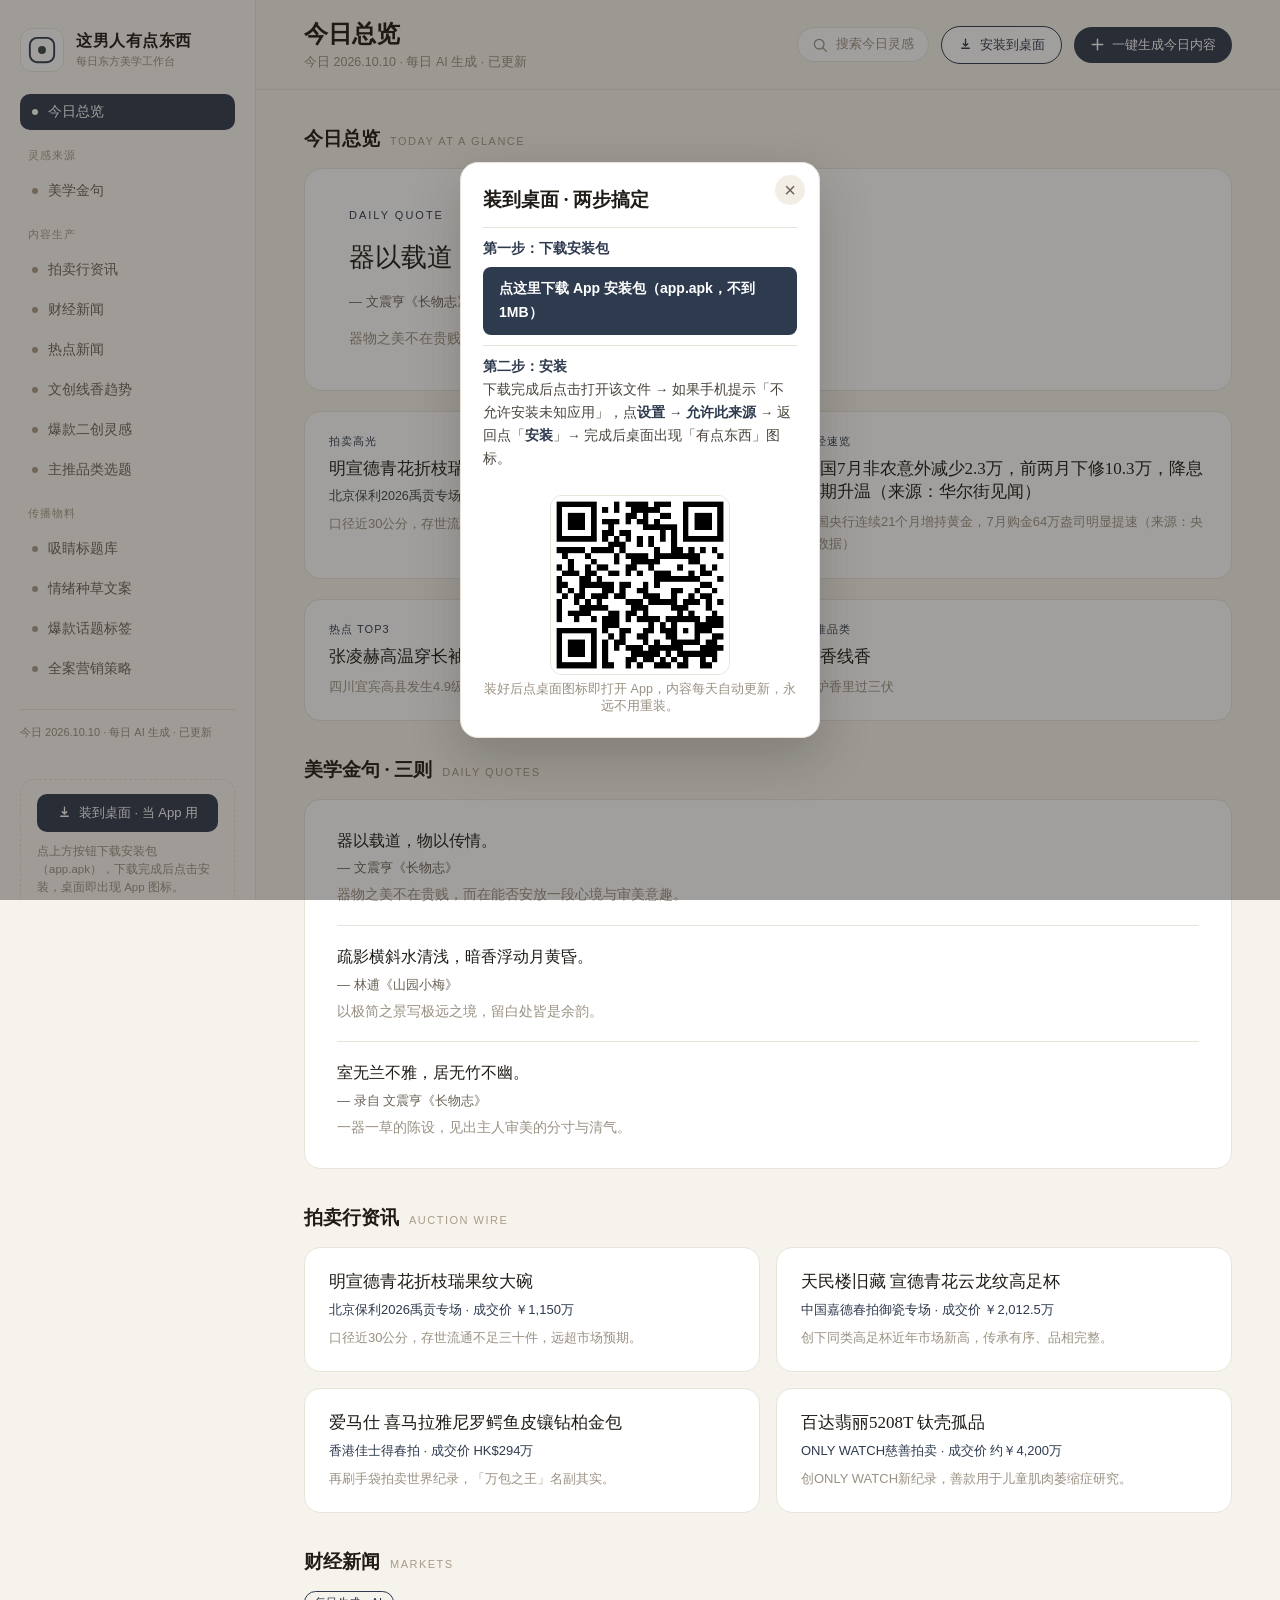
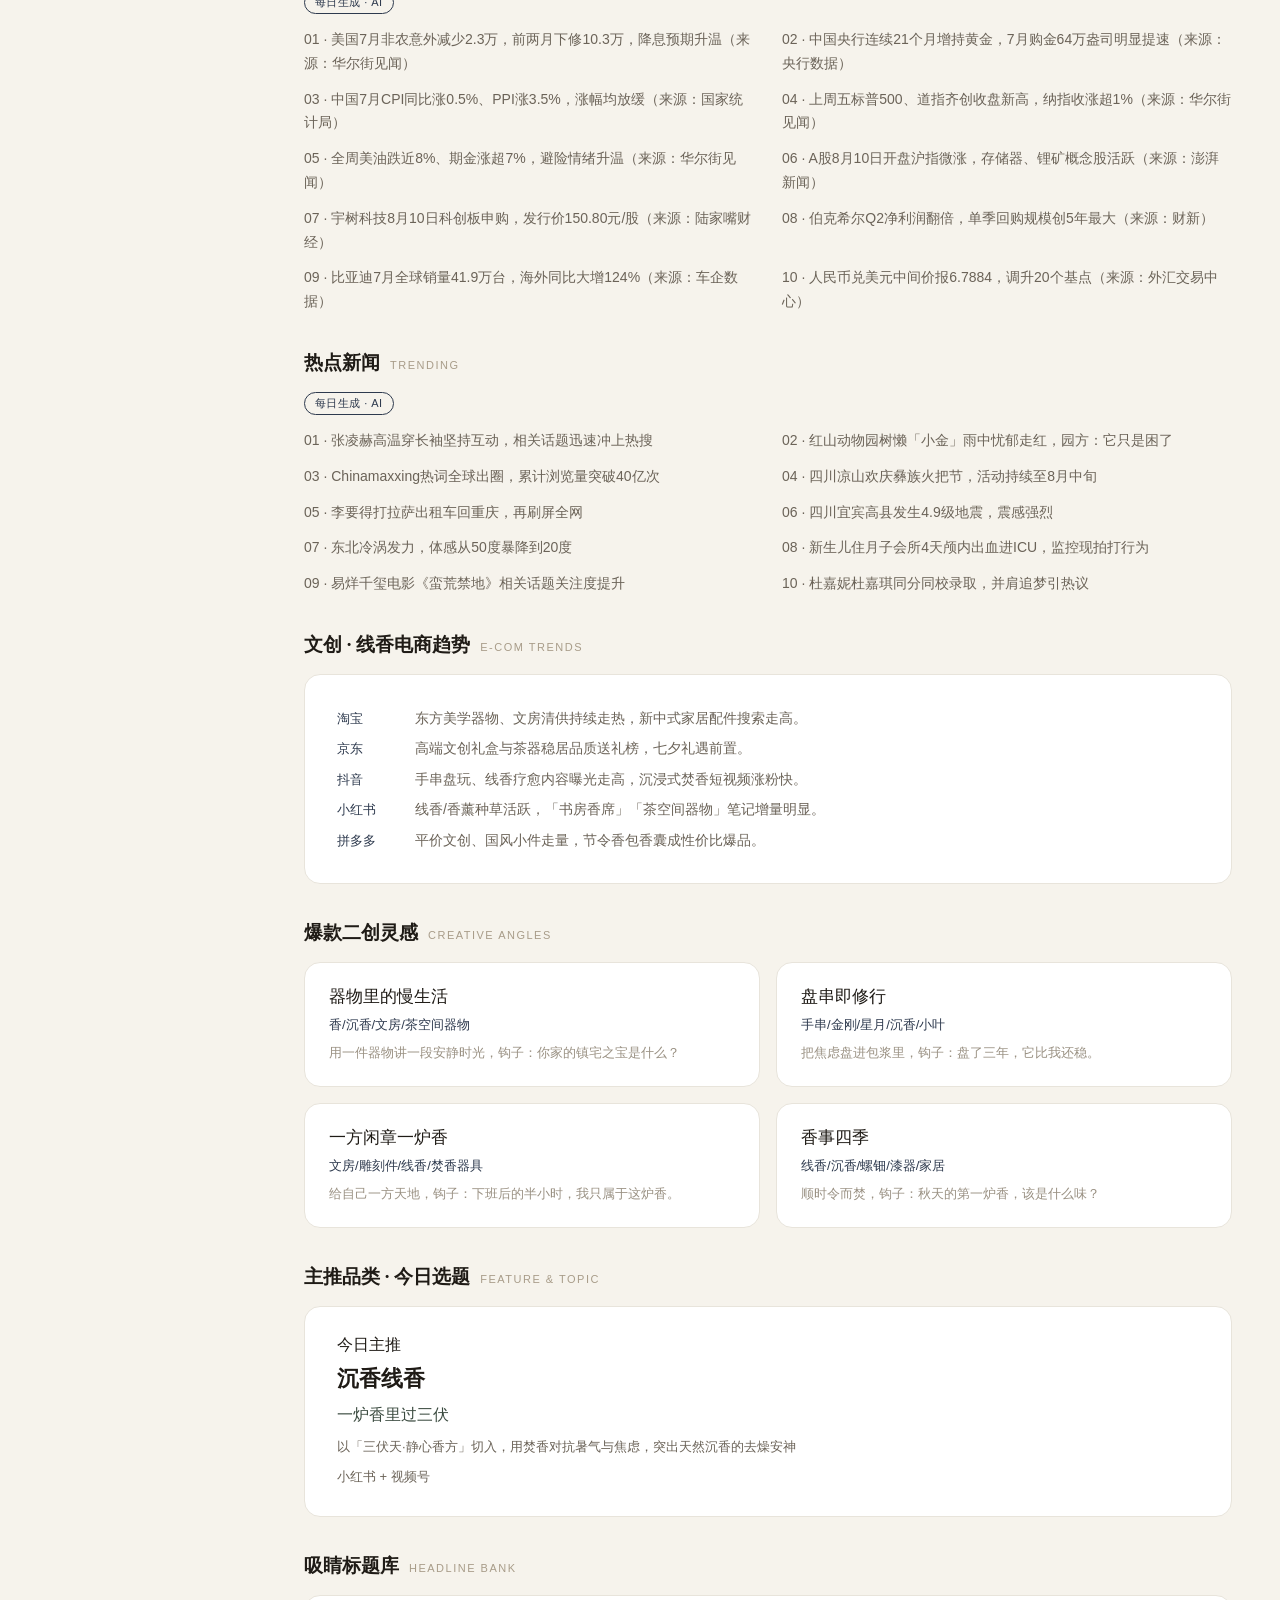
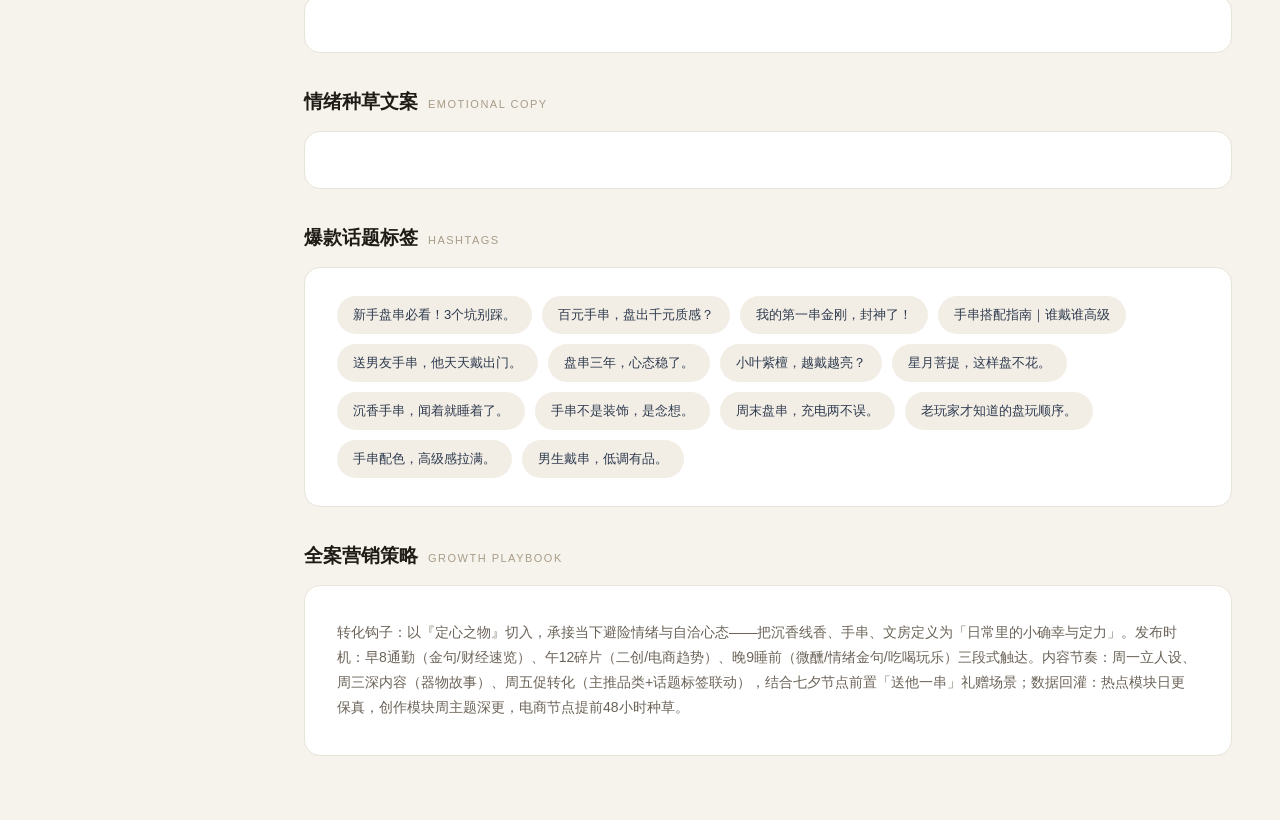
<file: index.html>
<!DOCTYPE html>
<html lang="zh-CN">
<head>
  <meta charset="UTF-8" />
  <meta name="viewport" content="width=device-width, initial-scale=1, viewport-fit=cover" />
  <meta name="theme-color" content="#F6F3EC" />
  <title>这男人有点东西</title>
  <link rel="manifest" href="./manifest.webmanifest" />
  <link rel="icon" type="image/png" href="./icons/icon-192.png" />
  <link rel="apple-touch-icon" href="./icons/icon-192.png" />
  <link rel="preconnect" href="https://fonts.googleapis.cn" crossorigin />
  <link rel="stylesheet" href="https://fonts.googleapis.cn/css2?family=Noto+Serif+SC:wght@500;600&family=Noto+Sans+SC:wght@400;500&display=swap" />
  <link rel="stylesheet" href="./styles.css" />
</head>
<body>
  <div class="app">
    <aside class="sidebar" id="sidebar">
      <div class="brand">
        <div class="brand-mark" aria-hidden="true">
          <svg viewBox="0 0 32 32" width="30" height="30">
            <rect x="3" y="3" width="26" height="26" rx="8" fill="none" stroke="#2E3A4E" stroke-width="2"/>
            <circle cx="16" cy="16" r="4.2" fill="#3A4A3F"/>
          </svg>
        </div>
        <div class="brand-text">
          <div class="brand-name">这男人有点东西</div>
          <div class="brand-sub">每日东方美学工作台</div>
        </div>
      </div>
      <nav class="nav" id="nav"></nav>
      <div class="statusbar" id="statusbar"></div>
      <div class="install-hint" id="installHint">
        <button class="install-hint-btn" id="installHintBtn">
          <svg viewBox="0 0 20 20" width="15" height="15" aria-hidden="true">
            <path d="M10 3v9m0 0l-3-3m3 3l3-3M5 15h10" stroke="#FFFFFF" stroke-width="1.8" stroke-linecap="round" stroke-linejoin="round" fill="none"/>
          </svg>
          装到桌面 · 当 App 用
        </button>
        <div class="install-hint-tip">点上方按钮下载安装包（app.apk），下载完成后点击安装，桌面即出现 App 图标。</div>
      </div>
    </aside>

    <main class="main">
      <header class="topbar">
        <div class="title-block">
          <h1 class="h1" id="pageTitle">今日总览</h1>
          <div class="sub" id="topsub"></div>
        </div>
        <div class="topbar-actions">
          <div class="searchbox">
            <svg viewBox="0 0 20 20" width="16" height="16" aria-hidden="true">
              <circle cx="9" cy="9" r="6" fill="none" stroke="#9A9183" stroke-width="1.6"/>
              <line x1="13.5" y1="13.5" x2="18" y2="18" stroke="#9A9183" stroke-width="1.6" stroke-linecap="round"/>
            </svg>
            <span>搜索今日灵感</span>
          </div>
          <button class="install-btn" id="installBtn">
            <svg viewBox="0 0 20 20" width="15" height="15" aria-hidden="true">
              <path d="M10 3v9m0 0l-3-3m3 3l3-3M5 15h10" stroke="#2E3A4E" stroke-width="1.8" stroke-linecap="round" stroke-linejoin="round" fill="none"/>
            </svg>
            安装到桌面
          </button>
          <button class="gen-btn" id="genBtn">
            <svg viewBox="0 0 20 20" width="15" height="15" aria-hidden="true">
              <path d="M10 3v14M3 10h14" stroke="#FFFFFF" stroke-width="2" stroke-linecap="round"/>
            </svg>
            一键生成今日内容
          </button>
        </div>
      </header>
      <div class="content" id="content"></div>
    </main>
  </div>

  <div class="toast" id="toast"></div>

  <div class="install-help" id="installHelp" hidden>
    <div class="install-help-card">
      <button class="install-help-close" id="installHelpClose" aria-label="关闭">×</button>
      <h3>装到桌面 · 两步搞定</h3>
      <div class="ih-step"><b>第一步：下载安装包</b><br><a class="ih-dl" href="./app.apk" download>点这里下载 App 安装包（app.apk，不到 1MB）</a></div>
      <div class="ih-step"><b>第二步：安装</b><br>下载完成后点击打开该文件 → 如果手机提示「不允许安装未知应用」，点<b>设置 → 允许此来源</b> → 返回点「<b>安装</b>」→ 完成后桌面出现「有点东西」图标。</div>
      <img class="ih-qr" id="ihQr" alt="App 二维码" />
      <div class="ih-note">装好后点桌面图标即打开 App，内容每天自动更新，永远不用重装。</div>
    </div>
  </div>

  <script src="./data.js"></script>
  <script src="./app.js"></script>
</body>
</html>
</file>
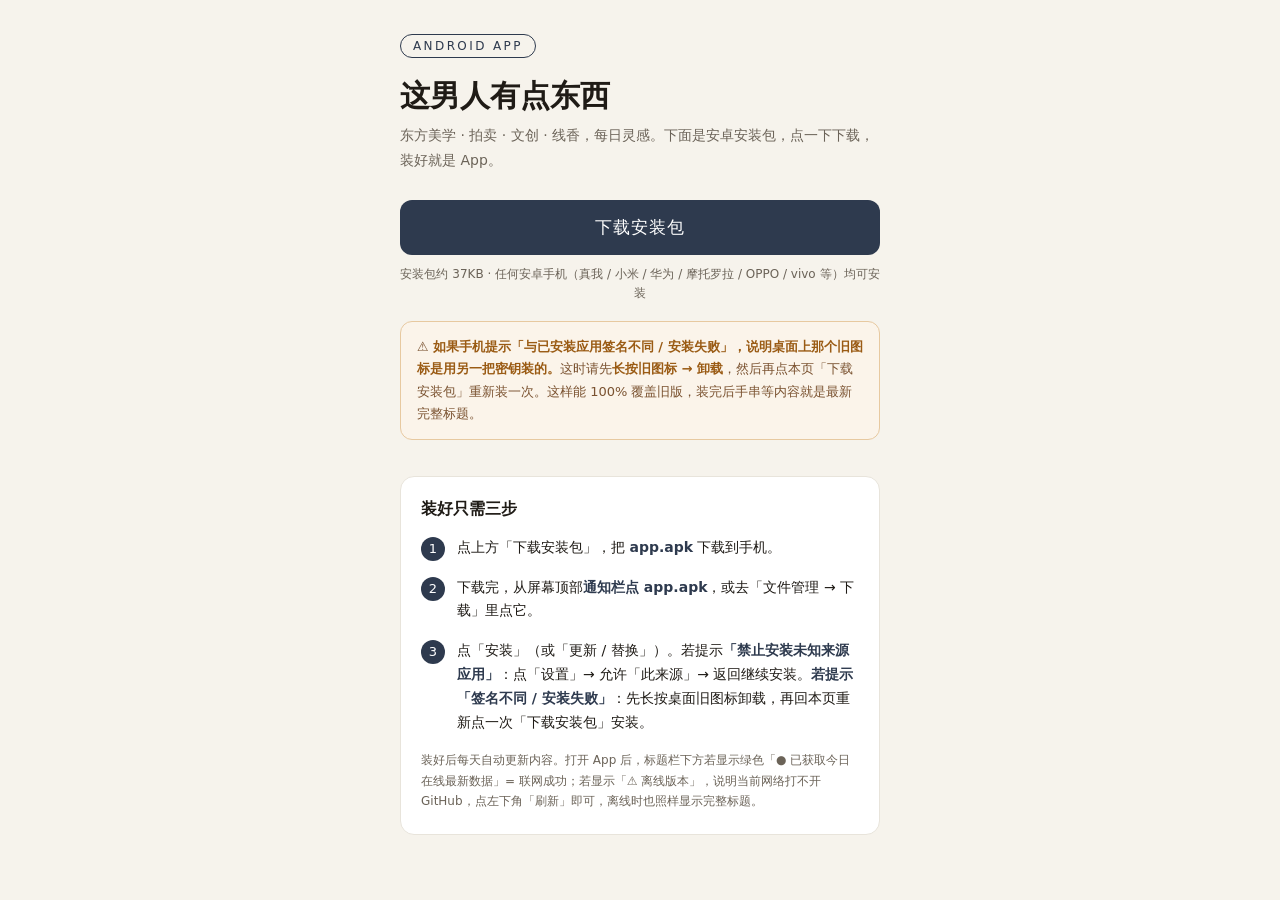
<file: install.html>
<!DOCTYPE html>
<html lang="zh-CN">
<head>
<meta charset="UTF-8">
<meta name="viewport" content="width=device-width,initial-scale=1,viewport-fit=cover">
<title>这男人有点东西 · 安装</title>
<style>
  :root{ --bg:#F6F3EC; --card:#fff; --line:#E8E4DB; --ink:#1F1B16; --sub:#6B6358; --dai:#2E3A4E; }
  *{box-sizing:border-box;margin:0;padding:0;}
  body{background:var(--bg);color:var(--ink);font-family:"Noto Sans SC",-apple-system,system-ui,sans-serif;min-height:100vh;display:flex;justify-content:center;padding:34px 20px;}
  .wrap{width:100%;max-width:480px;}
  .tag{display:inline-block;font-size:12px;letter-spacing:.2em;color:var(--dai);border:1px solid var(--dai);border-radius:999px;padding:4px 12px;}
  h1{font-family:"Noto Serif SC",serif;font-size:30px;margin:18px 0 6px;font-weight:600;}
  .desc{color:var(--sub);font-size:14px;line-height:1.75;margin-bottom:28px;}
  .btn{display:block;width:100%;text-align:center;background:var(--dai);color:#fff;text-decoration:none;font-size:17px;padding:16px;border-radius:12px;font-family:"Noto Serif SC",serif;letter-spacing:.05em;}
  .meta{margin-top:10px;text-align:center;color:var(--sub);font-size:12px;line-height:1.6;}
  .steps{margin-top:36px;background:var(--card);border:1px solid var(--line);border-radius:14px;padding:22px 20px;}
  .steps h2{font-family:"Noto Serif SC",serif;font-size:16px;margin-bottom:16px;color:var(--ink);}
  .steps ol{list-style:none;counter-reset:s;}
  .steps li{counter-increment:s;position:relative;padding-left:36px;margin-bottom:16px;font-size:14px;line-height:1.7;color:var(--ink);}
  .steps li::before{content:counter(s);position:absolute;left:0;top:1px;width:24px;height:24px;background:var(--dai);color:#fff;border-radius:50%;display:flex;align-items:center;justify-content:center;font-size:13px;}
  .steps li b{color:var(--dai);}
  .note{margin-top:16px;font-size:12px;color:var(--sub);line-height:1.7;}
  .warn{margin:18px 0 4px;background:#FBF4EA;border:1px solid #E7C9A0;border-radius:12px;padding:14px 16px;font-size:13px;line-height:1.7;color:#7A5230;}
  .warn b{color:#9A5B14;}
</style>
</head>
<body>
  <div class="wrap">
    <span class="tag">ANDROID APP</span>
    <h1>这男人有点东西</h1>
    <p class="desc">东方美学 · 拍卖 · 文创 · 线香，每日灵感。下面是安卓安装包，点一下下载，装好就是 App。</p>
    <a class="btn" href="app.apk?v=16" download="app.apk">下载安装包</a>
    <p class="meta">安装包约 37KB · 任何安卓手机（真我 / 小米 / 华为 / 摩托罗拉 / OPPO / vivo 等）均可安装</p>
    <div class="warn">⚠️ <b>如果手机提示「与已安装应用签名不同 / 安装失败」，说明桌面上那个旧图标是用另一把密钥装的。</b>这时请先<b>长按旧图标 → 卸载</b>，然后再点本页「下载安装包」重新装一次。这样能 100% 覆盖旧版，装完后手串等内容就是最新完整标题。</div>
    <div class="steps">
      <h2>装好只需三步</h2>
      <ol>
        <li>点上方「下载安装包」，把 <b>app.apk</b> 下载到手机。</li>
        <li>下载完，从屏幕顶部<b>通知栏点 app.apk</b>，或去「文件管理 → 下载」里点它。</li>
        <li>点「安装」（或「更新 / 替换」）。若提示<b>「禁止安装未知来源应用」</b>：点「设置」→ 允许「此来源」→ 返回继续安装。<b>若提示「签名不同 / 安装失败」</b>：先长按桌面旧图标卸载，再回本页重新点一次「下载安装包」安装。</li>
      </ol>
      <p class="note">装好后每天自动更新内容。打开 App 后，标题栏下方若显示绿色「● 已获取今日在线最新数据」= 联网成功；若显示「⚠ 离线版本」，说明当前网络打不开 GitHub，点左下角「刷新」即可，离线时也照样显示完整标题。</p>
    </div>
  </div>
</body>
</html>
</file>
<file: styles.css>
:root {
  --paper: #F6F3EC;
  --card: #FFFFFF;
  --hair: #E8E4DB;
  --ink: #1F1B16;
  --ink-2: #4A443C;
  --sub: #6B6358;
  --mut: #9A9183;
  --mut-2: #A89C89;
  --dai: #2E3A4E;
  --mo: #3A4A3F;
  --chip: #F2EEE6;
  --font-serif: "Noto Serif SC", "Source Han Serif SC", "Songti SC", "STSong", serif;
  --font-sans: "Noto Sans SC", "PingFang SC", "Microsoft YaHei", "Hiragino Sans GB", sans-serif;
  --sidebar-w: 256px;
}

* { box-sizing: border-box; }

html, body {
  margin: 0;
  padding: 0;
  background: var(--paper);
  color: var(--ink);
  font-family: var(--font-sans);
  -webkit-font-smoothing: antialiased;
  text-rendering: optimizeLegibility;
}

.app {
  display: flex;
  min-height: 100vh;
  align-items: stretch;
}

/* ---------- Sidebar ---------- */
.sidebar {
  width: var(--sidebar-w);
  flex: 0 0 var(--sidebar-w);
  background: #FBF9F4;
  border-right: 1px solid var(--hair);
  padding: 28px 20px 20px;
  display: flex;
  flex-direction: column;
  gap: 22px;
  position: sticky;
  top: 0;
  height: 100vh;
  overflow-y: auto;
}

.brand { display: flex; align-items: center; gap: 12px; }
.brand-mark {
  width: 44px; height: 44px;
  display: grid; place-items: center;
  background: var(--card);
  border: 1px solid var(--hair);
  border-radius: 12px;
}
.brand-name { font-family: var(--font-serif); font-weight: 600; font-size: 16px; color: var(--ink); letter-spacing: .5px; }
.brand-sub { font-size: 11px; color: var(--mut); margin-top: 2px; }

.nav { display: flex; flex-direction: column; gap: 4px; flex: 1; }
.nav-group-label {
  font-size: 11px; color: var(--mut-2); letter-spacing: 1px;
  margin: 14px 8px 6px; font-weight: 500;
}
.nav-item {
  display: flex; align-items: center; gap: 10px;
  padding: 9px 12px; border-radius: 10px;
  font-size: 13.5px; color: var(--sub); cursor: pointer;
  transition: background .15s, color .15s;
  user-select: none;
}
.nav-item .dot {
  width: 6px; height: 6px; border-radius: 50%;
  background: var(--mut-2); flex: 0 0 6px;
}
.nav-item:hover { background: var(--chip); color: var(--ink); }
.nav-item.active { background: var(--dai); color: #fff; }
.nav-item.active .dot { background: #fff; }

.statusbar {
  font-size: 11px; color: var(--mut);
  border-top: 1px solid var(--hair);
  padding-top: 14px; line-height: 1.5;
}

/* ---------- Main ---------- */
.main { flex: 1; min-width: 0; display: flex; flex-direction: column; }

.topbar {
  position: sticky; top: 0; z-index: 20;
  display: flex; align-items: center; justify-content: space-between;
  gap: 16px;
  padding: 18px 48px;
  background: rgba(246,243,236,.92);
  backdrop-filter: blur(8px);
  border-bottom: 1px solid var(--hair);
}
.title-block { min-width: 0; }
.h1 { font-family: var(--font-serif); font-weight: 600; font-size: 24px; margin: 0; color: var(--ink); }
.sub { font-size: 12.5px; color: var(--mut); margin-top: 4px; }
.topbar-actions { display: flex; align-items: center; gap: 12px; }
.searchbox {
  display: flex; align-items: center; gap: 8px;
  padding: 8px 14px; border: 1px solid var(--hair); border-radius: 999px;
  background: var(--card); color: var(--mut); font-size: 12.5px;
}
.gen-btn {
  display: flex; align-items: center; gap: 7px;
  padding: 9px 16px; border: none; border-radius: 999px;
  background: var(--dai); color: #fff; font-size: 13px; font-family: var(--font-sans);
  cursor: pointer; transition: opacity .15s;
}
.gen-btn:hover { opacity: .9; }

.install-btn {
  display: flex; align-items: center; gap: 7px;
  padding: 9px 16px; border: 1px solid var(--dai); border-radius: 999px;
  background: var(--card); color: var(--dai); font-size: 13px; font-family: var(--font-sans);
  cursor: pointer; transition: background .15s, opacity .15s;
}
.install-btn:hover { background: #f0f2f5; }
.install-btn[hidden] { display: none; }

.install-hint {
  margin-top: 16px; padding: 14px 16px; border: 1px dashed var(--hair);
  border-radius: 14px; background: #fbf9f4;
}
.install-hint-btn {
  display: flex; align-items: center; justify-content: center; gap: 7px; width: 100%;
  padding: 10px 14px; border: none; border-radius: 10px;
  background: var(--dai); color: #fff; font-size: 13px; font-family: var(--font-sans);
  cursor: pointer;
}
.install-hint-tip {
  margin-top: 10px; font-size: 11.5px; line-height: 1.6; color: var(--mut);
}
.install-hint-tip b { color: var(--ink); font-weight: 600; }

.content { padding: 36px 48px 64px; display: flex; flex-direction: column; gap: 36px; }

/* ---------- Hero ---------- */
.hero {
  background: var(--card); border: 1px solid var(--hair); border-radius: 18px;
  padding: 40px 44px;
}
.hero-kicker { font-size: 11px; letter-spacing: 2px; color: var(--dai); font-weight: 500; }
.hero-quote {
  font-family: var(--font-serif); font-weight: 500; font-size: 26px; line-height: 1.6;
  margin: 16px 0 14px; color: var(--ink); white-space: pre-line;
}
.hero-source { font-size: 13px; color: var(--sub); }
.hero-analysis { margin-top: 16px; font-size: 14px; color: var(--mut); line-height: 1.7; max-width: 760px; }

/* ---------- Section ---------- */
.section { scroll-margin-top: 86px; }
.sec-head { display: flex; align-items: baseline; gap: 10px; margin-bottom: 16px; }
.sec-title { font-family: var(--font-serif); font-weight: 600; font-size: 19px; color: var(--ink); }
.sec-en { font-size: 11px; letter-spacing: 1.5px; color: var(--mut-2); font-weight: 500; }

/* ---------- Highlight grid ---------- */
.hl-grid { display: grid; grid-template-columns: repeat(2, 1fr); gap: 20px; }
.hl-card {
  background: var(--card); border: 1px solid var(--hair); border-radius: 16px;
  padding: 22px 24px; display: flex; flex-direction: column; gap: 8px;
}
.hl-tag { font-size: 11px; letter-spacing: 1px; color: var(--dai); font-weight: 500; }
.hl-title { font-family: var(--font-serif); font-weight: 500; font-size: 17px; color: var(--ink); }
.hl-meta { font-size: 12.5px; color: var(--mo); font-weight: 500; }
.hl-note { font-size: 13px; color: var(--mut); line-height: 1.7; }

/* ---------- Generic card ---------- */
.card {
  background: var(--card); border: 1px solid var(--hair); border-radius: 16px;
  padding: 28px 32px;
}
.card.kicker { font-size: 11px; letter-spacing: 2px; color: var(--dai); font-weight: 500; margin-bottom: 10px; }

/* ---------- Auction / Ideas two-col ---------- */
.row-2 { display: grid; grid-template-columns: repeat(2, 1fr); gap: 16px; }
.acard { background: var(--card); border: 1px solid var(--hair); border-radius: 16px; padding: 22px 24px; display: flex; flex-direction: column; gap: 8px; }
.acard .lot { font-family: var(--font-serif); font-weight: 500; font-size: 17px; color: var(--ink); }
.acard .meta { font-size: 13px; color: var(--dai); font-weight: 500; }
.acard .note { font-size: 13px; color: var(--mut); line-height: 1.7; }

/* ---------- Two-column text lists ---------- */
.cols-2 { display: grid; grid-template-columns: repeat(2, 1fr); gap: 12px 28px; }
.news-line { font-size: 14px; color: var(--sub); line-height: 1.7; }
.live-badge { display: inline-block; font-size: 11px; letter-spacing: .04em; color: var(--mut); background: var(--paper); border: 1px solid var(--hair); border-radius: 999px; padding: 3px 10px; margin-bottom: 14px; }
.live-badge.live { color: #2E3A4E; border-color: #2E3A4E; }

/* ---------- Ecom rows ---------- */
.ecom-row { display: flex; gap: 14px; align-items: baseline; padding: 4px 0; }
.ecom-plat { width: 64px; flex: 0 0 64px; font-size: 13px; color: var(--dai); font-weight: 500; }
.ecom-desc { font-size: 14px; color: var(--sub); line-height: 1.6; }

/* ---------- Feature ---------- */
.feature .cat { font-family: var(--font-serif); font-weight: 600; font-size: 22px; color: var(--ink); margin: 8px 0; }
.feature .topic { font-family: var(--font-serif); font-weight: 500; font-size: 16px; color: var(--mo); line-height: 1.6; }
.feature .meta-line { font-size: 13px; color: var(--sub); margin-top: 8px; line-height: 1.7; }

/* ---------- Headlines ---------- */
.hl-list { display: flex; flex-direction: column; gap: 14px; }
.hl-item { display: flex; gap: 14px; align-items: baseline; }
.hl-idx { width: 28px; flex: 0 0 28px; font-size: 14px; color: var(--dai); font-weight: 500; }
.hl-text { font-family: var(--font-serif); font-weight: 500; font-size: 17px; color: var(--ink); line-height: 1.5; }

/* ---------- Copy ---------- */
.copy-p { font-size: 15px; color: var(--ink-2); line-height: 1.9; max-width: 820px; }

/* ---------- Tags ---------- */
.tag-wrap { display: flex; flex-wrap: wrap; gap: 10px; }
.tag {
  padding: 10px 16px; border-radius: 999px; background: var(--chip);
  font-size: 13px; color: var(--dai); font-weight: 500;
}

/* ---------- Strategy ---------- */
.strat-line { font-size: 14px; color: var(--sub); line-height: 1.8; padding: 6px 0; }

/* ---------- Toast ---------- */
.toast {
  position: fixed; left: 50%; bottom: 32px; transform: translateX(-50%) translateY(20px);
  background: var(--dai); color: #fff; padding: 11px 20px; border-radius: 999px;
  font-size: 13px; opacity: 0; pointer-events: none; transition: all .25s; z-index: 50;
}
.toast.show { opacity: 1; transform: translateX(-50%) translateY(0); }

/* ---------- Responsive (phone) ---------- */
/* 手机端保持经典双栏：左侧固定导航 + 右侧滚动内容，不折成顶部导航 */
@media (max-width: 880px) {
  .app { flex-direction: row; }
  .sidebar {
    width: 132px; flex: 0 0 132px; height: 100vh;
    position: sticky; top: 0;
    padding: 16px 10px; gap: 14px;
    border-right: 1px solid var(--hair); border-bottom: none;
  }
  .brand { justify-content: center; }
  .brand-text { display: none; }
  .nav { flex-direction: column; gap: 3px; overflow-y: auto; }
  .nav-group-label { display: none; }
  .nav-item { white-space: nowrap; padding: 9px 8px; font-size: 12px; gap: 6px; }
  .nav-item .dot { display: none; }
  .statusbar { display: none; }
  .install-hint { margin-top: 10px; padding: 10px; }
  .install-hint-btn { font-size: 11px; padding: 9px 6px; }
  .install-hint-tip { display: none; }
  .topbar { padding: 12px 14px; flex-wrap: wrap; }
  .searchbox { display: none; }
  .gen-btn { display: none; }
  .install-btn { padding: 8px 12px; font-size: 12px; }
  .content { padding: 20px 14px 48px; gap: 26px; }
  .hl-grid, .row-2, .cols-2 { grid-template-columns: 1fr; }
  .hero { padding: 26px 20px; }
  .hero-quote { font-size: 20px; }
  .card { padding: 20px; }
}

/* 安装指引浮层 */
.install-help { position: fixed; inset: 0; z-index: 80; background: rgba(31,27,22,.42); display: flex; align-items: center; justify-content: center; padding: 20px; }
.install-help[hidden] { display: none; }
.install-help-card { position: relative; width: 100%; max-width: 360px; background: var(--card); border: 1px solid var(--hair); border-radius: 18px; padding: 24px 22px 22px; box-shadow: 0 18px 50px rgba(31,27,22,.22); }
.install-help-card h3 { font-family: var(--font-serif); font-size: 19px; color: var(--ink); margin: 0 0 14px; font-weight: 600; }
.install-help-close { position: absolute; top: 12px; right: 14px; width: 30px; height: 30px; border: none; background: var(--chip); border-radius: 50%; font-size: 20px; line-height: 1; color: var(--sub); cursor: pointer; }
.ih-step { font-size: 13.5px; line-height: 1.7; color: var(--ink-2); padding: 10px 0; border-top: 1px solid var(--hair); }
.ih-step b { color: var(--dai); }
.ih-dl { display: inline-block; margin-top: 6px; padding: 10px 16px; background: var(--dai); color: #FFFFFF; border-radius: 8px; text-decoration: none; font-size: 14px; font-weight: 600; }
.ih-qr { display: block; width: 180px; height: 180px; margin: 14px auto 6px; border: 1px solid var(--hair); border-radius: 12px; }
.ih-note { font-size: 12.5px; color: var(--mut); text-align: center; margin-top: 6px; }
</file>
